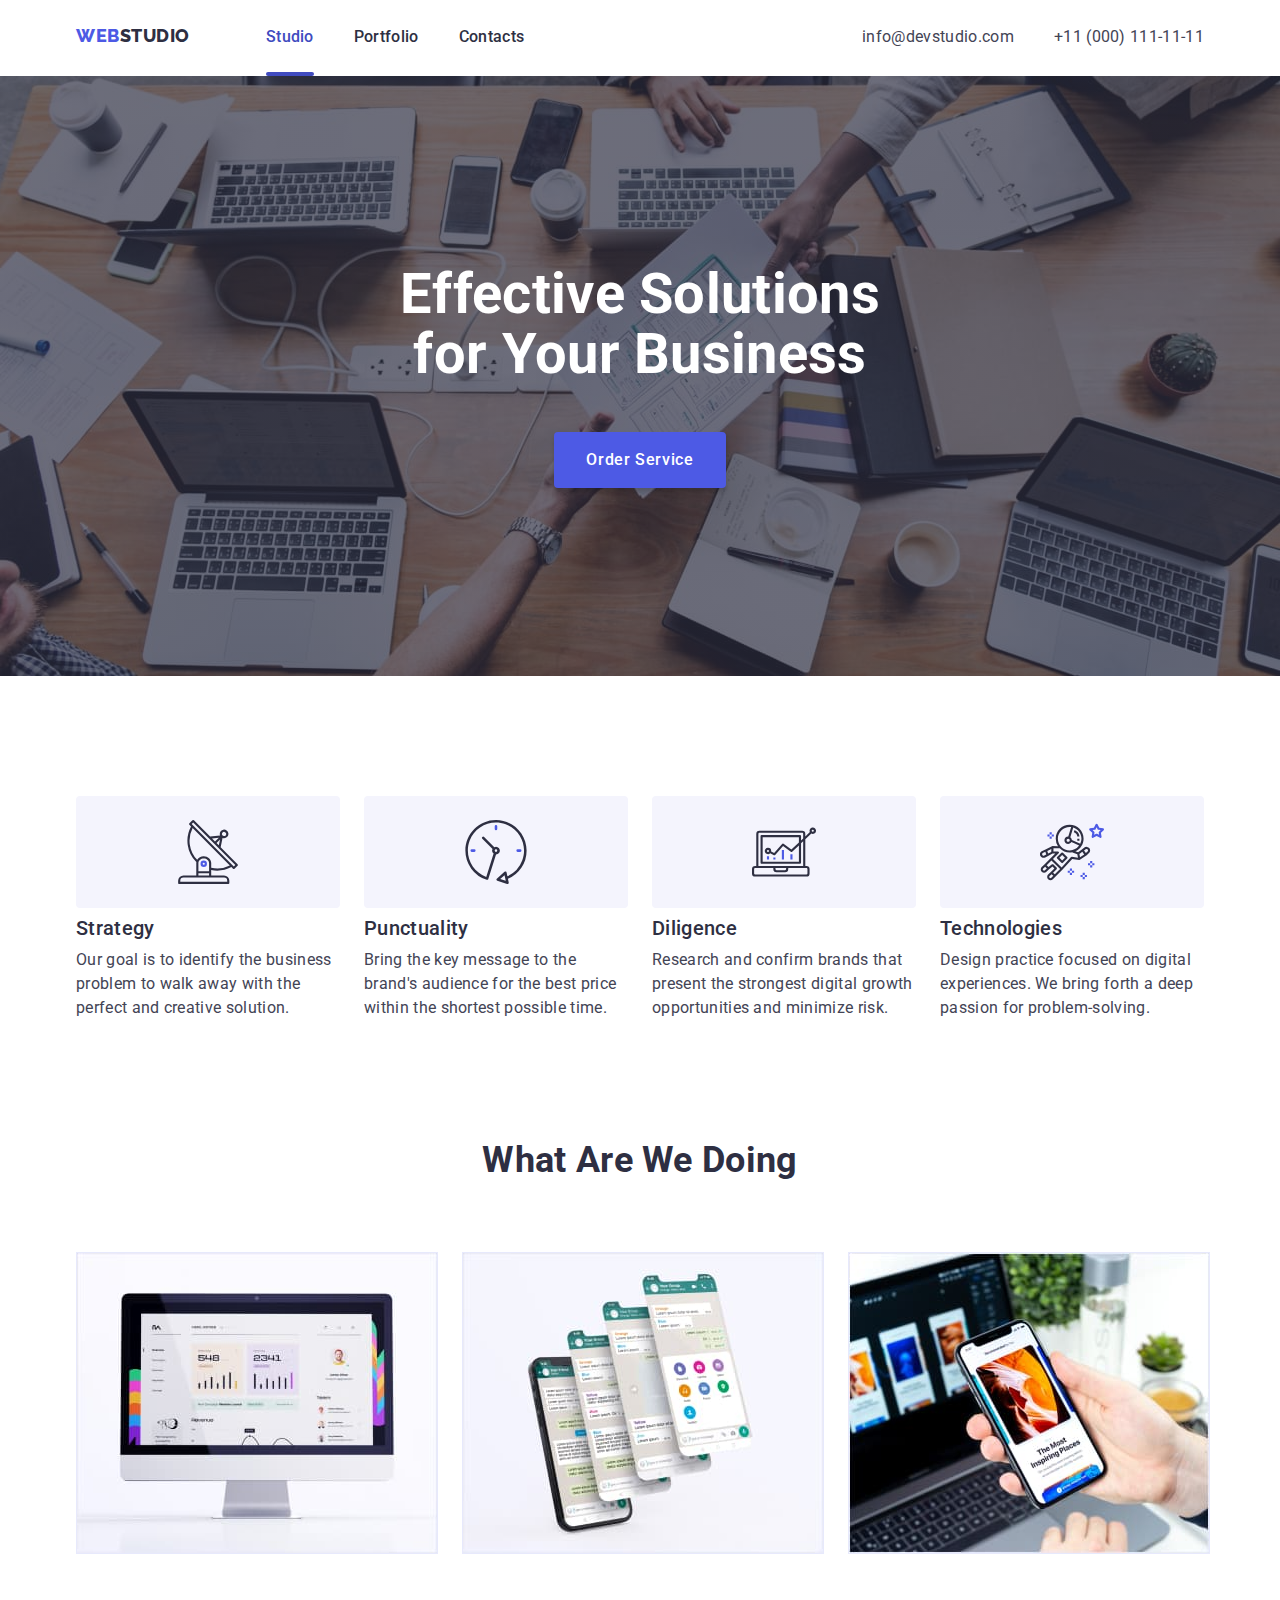
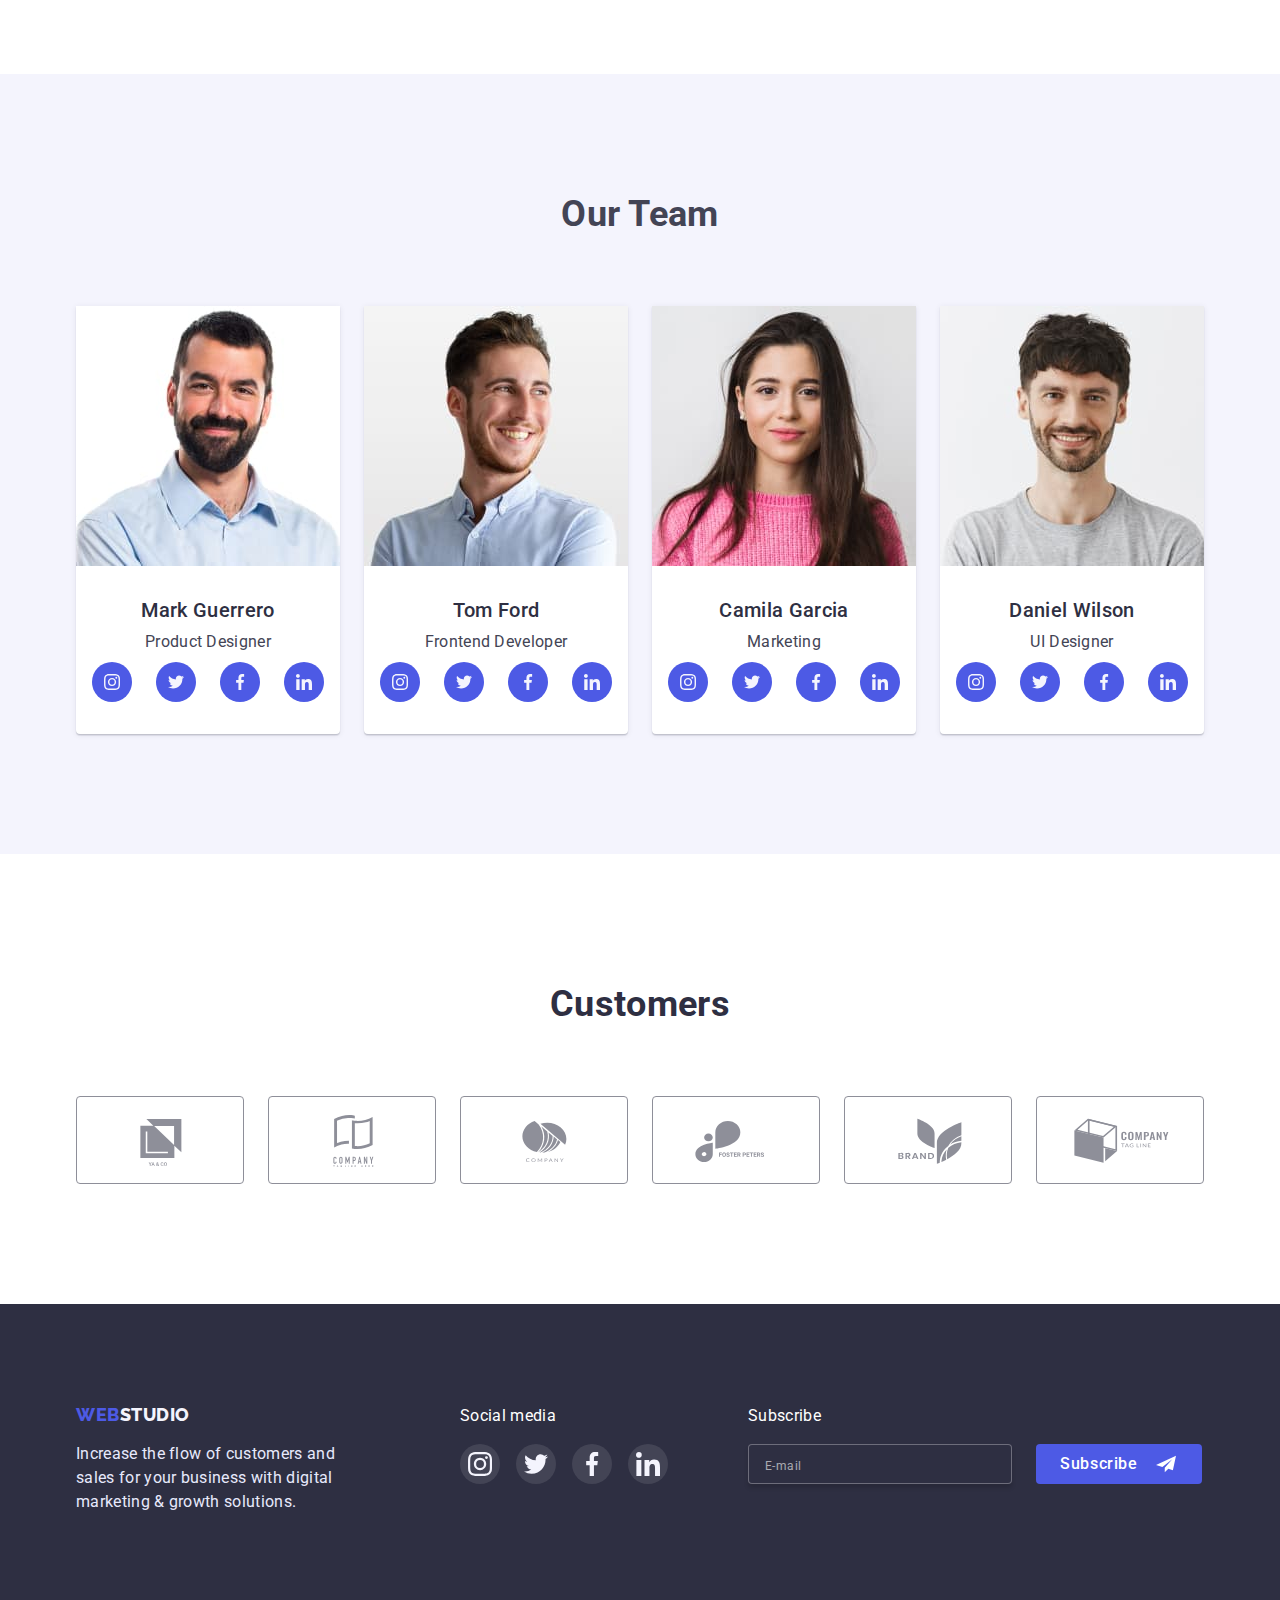
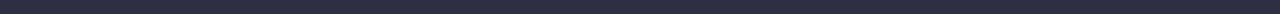
<file: index.html>
<!DOCTYPE html>
<html lang="en">
  <head>
    <meta charset="UTF-8" />
    <meta http-equiv="X-UA-Compatible" content="IE=edge" />
    <meta name="viewport" content="width=device-width, initial-scale=1.0" />
    <link rel="preconnect" href="https://fonts.googleapis.com" />
    <link rel="preconnect" href="https://fonts.gstatic.com" crossorigin />
    <link
      href="https://fonts.googleapis.com/css2?family=Roboto:wght@400;500;700;900&family=Raleway:wght@800&display=swap"
      rel="stylesheet"
    />
    <link
      rel="stylesheet"
      href="https://cdnjs.cloudflare.com/ajax/libs/modern-normalize/1.1.0/modern-normalize.min.css"
    />
    <link rel="stylesheet" href="css/styles.css" />
    <title>Web Studio</title>
  </head>
  <body class="body">
    <header class="header">
      <div class="container flex-header">
        <!--Logo-->
        <a class="header-logo-left" href="."
          >Web<span class="header-logo-right">Studio</span></a
        >
        <!--Navigation-->
        <nav class="navigation">
          <ul class="nav-ul">
            <li class="nav-li">
              <a class="nav-a current-page" href=".">Studio</a>
            </li>
            <li class="nav-li">
              <a class="nav-a" href="portfolio.html">Portfolio</a>
            </li>
            <li class="nav-li"><a class="nav-a" href="">Contacts</a></li>
          </ul>
        </nav>
        <!-- Address -->
        <address class="address">
          <ul class="address-ul">
            <li>
              <a class="address-a" href="mailto:info@devstudio.com"
                >info@devstudio.com</a
              >
            </li>
            <li>
              <a class="address-a" href="tel:+110001111111"
                >+11 (000) 111-11-11</a
              >
            </li>
          </ul>
        </address>
      </div>
    </header>
    <main>
      <!-- Hero section -->
      <section class="index-section-hero section">
        <div class="container">
          <h1 class="index-hero-h1">Effective Solutions for Your Business</h1>
          <button class="index-hero-btn" type="button" data-modal-open>
            Order Service
          </button>
        </div>
      </section>
      <!-- Section1 -->
      <section class="index-section-strategy section">
        <div class="container">
          <h2 class="visually-hidden">Our operating principles</h2>
          <ul class="index-section-strategy-ul section-flex">
            <li class="index-section-strategy-item flex-column">
              <div class="index-section-strategy-icon-bg flex-center">
                <svg class="index-section-strategy-icon">
                  <use href="./images/icons.svg#icon-antenna-1"></use>
                </svg>
              </div>
              <h3 class="index-section-strategy-h3">Strategy</h3>
              <p class="index-section-strategy-p">
                Our goal is to identify the business problem to walk away with
                the perfect and creative solution.
              </p>
            </li>
            <li class="index-section-strategy-item flex-column">
              <div class="index-section-strategy-icon-bg flex-center">
                <svg class="index-section-strategy-icon">
                  <use href="./images/icons.svg#icon-clock-1"></use>
                </svg>
              </div>
              <h3 class="index-section-strategy-h3">Punctuality</h3>
              <p class="index-section-strategy-p">
                Bring the key message to the brand's audience for the best price
                within the shortest possible time.
              </p>
            </li>
            <li class="index-section-strategy-item flex-column">
              <div class="index-section-strategy-icon-bg flex-center">
                <svg class="index-section-strategy-icon">
                  <use href="./images/icons.svg#icon-diagram-1"></use>
                </svg>
              </div>
              <h3 class="index-section-strategy-h3">Diligence</h3>
              <p class="index-section-strategy-p">
                Research and confirm brands that present the strongest digital
                growth opportunities and minimize risk.
              </p>
            </li>
            <li class="index-section-strategy-item flex-column">
              <div class="index-section-strategy-icon-bg flex-center">
                <svg class="index-section-strategy-icon">
                  <use href="./images/icons.svg#icon-astronaut-1"></use>
                </svg>
              </div>
              <h3 class="index-section-strategy-h3">Technologies</h3>
              <p class="index-section-strategy-p">
                Design practice focused on digital experiences. We bring forth a
                deep passion for problem-solving.
              </p>
            </li>
          </ul>
        </div>
      </section>
      <!-- Section2 -->
      <section class="index-section-work section">
        <div class="container">
          <h2 class="index-section-work-h2">What are we doing</h2>
          <ul class="index-section-work-ul section-flex">
            <li class="index-section-work-item">
              <img
                class="index-section-work-img-work"
                src="./images/index/work/img-work-1.jpg"
                alt="Work statistics"
              />
            </li>
            <li class="index-section-work-item">
              <img
                class="index-section-work-img-work"
                src="./images/index/work/img-work-2.jpg"
                alt="Messaging with clients"
              />
            </li>
            <li class="index-section-work-item">
              <img
                class="index-section-work-img-work"
                src="./images/index/work/img-work-3.jpg"
                alt="Work with computer"
              />
            </li>
          </ul>
        </div>
      </section>
      <!-- Section3 -->
      <section class="index-section-team section">
        <div class="container">
          <h2 class="index-section-team-h2">Our Team</h2>
          <ul class="index-section-team-cards section-flex">
            <li class="index-section-team-cards-item">
              <img
                class="index-section-team-cards-img"
                src="./images/index/team/img-employee-1.jpg"
                alt="Product Designer"
              />
              <div class="index-section-team-cards-text flex-column">
                <h3 class="index-section-team-cards-h3">Mark Guerrero</h3>
                <p class="index-section-team-cards-p">Product Designer</p>

                <!-- social links -->
                <ul class="index-section-team-cards-links section-flex">
                  <li class="index-section-team-cards-links-item">
                    <a
                      class="index-section-team-cards-link social-links flex-center"
                      href="https://instagram.com/"
                      aria-label="Instagram link"
                      target="_blank"
                      rel="noreferrer noopener"
                    >
                      <svg class="index-section-team-icon">
                        <use href="./images/icons.svg#icon-instagram-2"></use>
                      </svg>
                    </a>
                  </li>
                  <li class="index-section-team-cards-links-item">
                    <a
                      class="index-section-team-cards-link social-links flex-center"
                      href="https://twitter.com/"
                      aria-label="Twitter link"
                      target="_blank"
                      rel="noreferrer noopener"
                    >
                      <svg class="index-section-team-icon">
                        <use href="./images/icons.svg#icon-twitter-1"></use>
                      </svg>
                    </a>
                  </li>
                  <li class="index-section-team-cards-links-item">
                    <a
                      class="index-section-team-cards-link social-links flex-center"
                      href="https://facebook.com/"
                      aria-label="Facebook link"
                      target="_blank"
                      rel="noreferrer noopener"
                    >
                      <svg class="index-section-team-icon">
                        <use href="./images/icons.svg#icon-facebook-1"></use>
                      </svg>
                    </a>
                  </li>
                  <li class="index-section-team-cards-links-item">
                    <a
                      class="index-section-team-cards-link social-links flex-center"
                      href="https://linkedin.com/"
                      aria-label="Linkedin link"
                      target="_blank"
                      rel="noreferrer noopener"
                    >
                      <svg class="index-section-team-icon">
                        <use href="./images/icons.svg#icon-linkedin-1"></use>
                      </svg>
                    </a>
                  </li>
                </ul>
              </div>
            </li>
            <li class="index-section-team-cards-item">
              <img
                class="index-section-team-cards-img"
                src="./images/index/team/img-employee-2.jpg"
                alt="Frontend Developer"
              />
              <div class="index-section-team-cards-text flex-column">
                <h3 class="index-section-team-cards-h3">Tom Ford</h3>
                <p class="index-section-team-cards-p">Frontend Developer</p>

                <!-- social links -->
                <ul class="index-section-team-cards-links section-flex">
                  <li class="index-section-team-cards-links-item">
                    <a
                      class="index-section-team-cards-link social-links flex-center"
                      href="https://instagram.com/"
                      aria-label="Instagram link"
                      target="_blank"
                      rel="noreferrer noopener"
                    >
                      <svg class="index-section-team-icon">
                        <use href="./images/icons.svg#icon-instagram-2"></use>
                      </svg>
                    </a>
                  </li>
                  <li class="index-section-team-cards-links-item">
                    <a
                      class="index-section-team-cards-link social-links flex-center"
                      href="https://twitter.com/"
                      aria-label="Twitter link"
                      target="_blank"
                      rel="noreferrer noopener"
                    >
                      <svg class="index-section-team-icon">
                        <use href="./images/icons.svg#icon-twitter-1"></use>
                      </svg>
                    </a>
                  </li>
                  <li class="index-section-team-cards-links-item">
                    <a
                      class="index-section-team-cards-link social-links flex-center"
                      href="https://facebook.com/"
                      aria-label="Facebook link"
                      target="_blank"
                      rel="noreferrer noopener"
                    >
                      <svg class="index-section-team-icon">
                        <use href="./images/icons.svg#icon-facebook-1"></use>
                      </svg>
                    </a>
                  </li>
                  <li class="index-section-team-cards-links-item">
                    <a
                      class="index-section-team-cards-link social-links flex-center"
                      href="https://linkedin.com/"
                      aria-label="Linkedin link"
                      target="_blank"
                      rel="noreferrer noopener"
                    >
                      <svg class="index-section-team-icon">
                        <use href="./images/icons.svg#icon-linkedin-1"></use>
                      </svg>
                    </a>
                  </li>
                </ul>
              </div>
            </li>
            <li class="index-section-team-cards-item">
              <img
                class="index-section-team-cards-img"
                src="./images/index/team/img-employee-3.jpg"
                alt="Marketing"
              />
              <div class="index-section-team-cards-text flex-column">
                <h3 class="index-section-team-cards-h3">Camila Garcia</h3>
                <p class="index-section-team-cards-p">Marketing</p>
                <!-- social links -->
                <ul class="index-section-team-cards-links section-flex">
                  <li class="index-section-team-cards-links-item">
                    <a
                      class="index-section-team-cards-link social-links flex-center"
                      href="https://instagram.com/"
                      aria-label="Instagram link"
                      target="_blank"
                      rel="noreferrer noopener"
                    >
                      <svg class="index-section-team-icon">
                        <use href="./images/icons.svg#icon-instagram-2"></use>
                      </svg>
                    </a>
                  </li>
                  <li class="index-section-team-cards-links-item">
                    <a
                      class="index-section-team-cards-link social-links flex-center"
                      href="https://twitter.com/"
                      aria-label="Twitter link"
                      target="_blank"
                      rel="noreferrer noopener"
                    >
                      <svg class="index-section-team-icon">
                        <use href="./images/icons.svg#icon-twitter-1"></use>
                      </svg>
                    </a>
                  </li>
                  <li class="index-section-team-cards-links-item">
                    <a
                      class="index-section-team-cards-link social-links flex-center"
                      href="https://facebook.com/"
                      aria-label="Facebook link"
                      target="_blank"
                      rel="noreferrer noopener"
                    >
                      <svg class="index-section-team-icon">
                        <use href="./images/icons.svg#icon-facebook-1"></use>
                      </svg>
                    </a>
                  </li>
                  <li class="index-section-team-cards-links-item">
                    <a
                      class="index-section-team-cards-link social-links flex-center"
                      href="https://linkedin.com/"
                      aria-label="Linkedin link"
                      target="_blank"
                      rel="noreferrer noopener"
                    >
                      <svg class="index-section-team-icon">
                        <use href="./images/icons.svg#icon-linkedin-1"></use>
                      </svg>
                    </a>
                  </li>
                </ul>
              </div>
            </li>
            <li class="index-section-team-cards-item">
              <img
                class="index-section-team-cards-img"
                src="./images/index/team/img-employee-4.jpg"
                alt="UI Designer"
              />
              <div class="index-section-team-cards-text flex-column">
                <h3 class="index-section-team-cards-h3">Daniel Wilson</h3>
                <p class="index-section-team-cards-p">UI Designer</p>
                <!-- social links -->
                <ul class="index-section-team-cards-links section-flex">
                  <li class="index-section-team-cards-links-item">
                    <a
                      class="index-section-team-cards-link social-links flex-center"
                      href="https://instagram.com/"
                      aria-label="Instagram link"
                      target="_blank"
                      rel="noreferrer noopener"
                    >
                      <svg class="index-section-team-icon">
                        <use href="./images/icons.svg#icon-instagram-2"></use>
                      </svg>
                    </a>
                  </li>
                  <li class="index-section-team-cards-links-item">
                    <a
                      class="index-section-team-cards-link social-links flex-center"
                      href="https://twitter.com/"
                      aria-label="Twitter link"
                      target="_blank"
                      rel="noreferrer noopener"
                    >
                      <svg class="index-section-team-icon">
                        <use href="./images/icons.svg#icon-twitter-1"></use>
                      </svg>
                    </a>
                  </li>
                  <li class="index-section-team-cards-links-item">
                    <a
                      class="index-section-team-cards-link social-links flex-center"
                      href="https://facebook.com/"
                      aria-label="Facebook link"
                      target="_blank"
                      rel="noreferrer noopener"
                    >
                      <svg class="index-section-team-icon">
                        <use href="./images/icons.svg#icon-facebook-1"></use>
                      </svg>
                    </a>
                  </li>
                  <li class="index-section-team-cards-links-item">
                    <a
                      class="index-section-team-cards-link social-links flex-center"
                      href="https://linkedin.com/"
                      aria-label="Linkedin link"
                      target="_blank"
                      rel="noreferrer noopener"
                    >
                      <svg class="index-section-team-icon">
                        <use href="./images/icons.svg#icon-linkedin-1"></use>
                      </svg>
                    </a>
                  </li>
                </ul>
              </div>
            </li>
          </ul>
        </div>
      </section>
      <!-- Section4 -->
      <section class="index-section-customers section">
        <div class="container">
          <h2 class="index-section-customers-h2">Customers</h2>
          <ul class="index-section-customers-ul section-flex">
            <li class="index-section-customers-item">
              <a
                href=""
                class="index-section-customers-link flex-center"
                aria-label="Customer1 link"
                target="_blank"
                rel="noreferrer noopener"
              >
                <svg class="index-section-customers-svg">
                  <use href="./images/icons.svg#icon-Logo-customer-1"></use>
                </svg>
              </a>
            </li>
            <li class="index-section-customers-item">
              <a
                href=""
                class="index-section-customers-link flex-center"
                aria-label="Customer2 link"
                target="_blank"
                rel="noreferrer noopener"
              >
                <svg class="index-section-customers-svg">
                  <use href="./images/icons.svg#icon-Logo-customer-2"></use>
                </svg>
              </a>
            </li>
            <li class="index-section-customers-item">
              <a
                href=""
                class="index-section-customers-link flex-center"
                aria-label="Customer3 link"
                target="_blank"
                rel="noreferrer noopener"
              >
                <svg class="index-section-customers-svg">
                  <use href="./images/icons.svg#icon-Logo-customer-3"></use>
                </svg>
              </a>
            </li>
            <li class="index-section-customers-item">
              <a
                href=""
                class="index-section-customers-link flex-center"
                aria-label="Customer4 link"
                target="_blank"
                rel="noreferrer noopener"
              >
                <svg class="index-section-customers-svg">
                  <use href="./images/icons.svg#icon-Logo-customer-4"></use>
                </svg>
              </a>
            </li>
            <li class="index-section-customers-item">
              <a
                href=""
                class="index-section-customers-link flex-center"
                aria-label="Customer5 link"
                target="_blank"
                rel="noreferrer noopener"
              >
                <svg class="index-section-customers-svg">
                  <use href="./images/icons.svg#icon-Logo-customer-5"></use>
                </svg>
              </a>
            </li>
            <li class="index-section-customers-item">
              <a
                href=""
                class="index-section-customers-link flex-center"
                aria-label="Customer6 link"
                target="_blank"
                rel="noreferrer noopener"
              >
                <svg class="index-section-customers-svg">
                  <use href="./images/icons.svg#icon-Logo-customer-6"></use>
                </svg>
              </a>
            </li>
          </ul>
        </div>
      </section>
    </main>
    <footer class="footer">
      <div class="container flex-footer">
        <div class="footer-text">
          <!--Logo-->
          <a class="footer-logo-left" href="."
            >Web<span class="footer-logo-right">Studio</span></a
          >
          <p class="footer-p">
            Increase the flow of customers and sales for your business with
            digital marketing & growth solutions.
          </p>
        </div>
        <!-- social -->
        <div class="footer-social">
          <p class="footer-social-p">Social media</p>
          <ul class="footer-social-ul">
            <li class="footer-social-item">
              <a
                class="footer-social-links social-links flex-center"
                href="https://instagram.com/"
                aria-label="Instagram link"
                target="_blank"
                rel="noreferrer noopener"
              >
                <svg class="footer-social-icon">
                  <use href="./images/icons.svg#icon-instagram-2"></use>
                </svg>
              </a>
            </li>
            <li class="footer-social-item">
              <a
                class="footer-social-links social-links flex-center"
                href="https://twitter.com/"
                aria-label="Twitter link"
                target="_blank"
                rel="noreferrer noopener"
              >
                <svg class="footer-social-icon">
                  <use href="./images/icons.svg#icon-twitter-1"></use>
                </svg>
              </a>
            </li>
            <li class="footer-social-item">
              <a
                class="footer-social-links social-links flex-center"
                href="https://facebook.com/"
                aria-label="Facebook link"
                target="_blank"
                rel="noreferrer noopener"
              >
                <svg class="footer-social-icon">
                  <use href="./images/icons.svg#icon-facebook-1"></use>
                </svg>
              </a>
            </li>
            <li class="footer-social-item">
              <a
                class="footer-social-links social-links flex-center"
                href="https://linkedin.com/"
                aria-label="Linkedin link"
                target="_blank"
                rel="noreferrer noopener"
              >
                <svg class="footer-social-icon">
                  <use href="./images/icons.svg#icon-linkedin-1"></use>
                </svg>
              </a>
            </li>
          </ul>
        </div>
        <!-- subscribe -->
        <div class="subscribe">
          <p class="footer-social-p">Subscribe</p>
          <form class="subscribe-form" name="subscribe_form">
            <label class="subscribe-lbl-mail">
              <input
                type="email"
                name="user_mail"
                class="subscribe-input-mail"
                placeholder="E-mail"
                required
              />
            </label>
            <button type="submit" class="subscribe-btn">
              Subscribe
              <svg class="subscribe-btn-icon" width="24px" height="20px">
                <use href="./images/icons.svg#icon-subscr"></use>
              </svg>
            </button>
          </form>
        </div>
      </div>
    </footer>
    <!-- modal window -->
    <div class="backdrop is-hidden" data-modal>
      <div class="modal">
        <button class="modal-btn flex-center" type="button" data-modal-close>
          <svg class="modal-icon-close" width="8px" height="8px">
            <use href="./images/icons.svg#icon-close-window-18dp"></use>
          </svg>
        </button>
        <strong class="modal-title"
          >Leave your contacts and we will call you back</strong
        >
        <form class="modal-form" name="modal_form">
          <!-- user name -->
          <label class="modal-form-label" for="user_name">Name</label>
          <div class="modal-form-group">
            <input
              type="text"
              name="user_name"
              id="user_name"
              class="modal-input"
              required
            />
            <svg class="modal-icon" width="" height="">
              <use href="./images/icons.svg#icon-person-black"></use>
            </svg>
          </div>
          <!-- phone -->
          <label class="modal-form-label" for="user_phone">Phone</label>
          <div class="modal-form-group">
            <input
              type="tel"
              name="user_phone"
              id="user_phone"
              class="modal-input"
            />
            <svg class="modal-icon" width="" height="">
              <use href="./images/icons.svg#icon-phone-black"></use>
            </svg>
          </div>
          <!-- email -->
          <label class="modal-form-label" for="modal_mail">Email</label>
          <div class="modal-form-group">
            <input
              type="email"
              name="user_mail"
              id="modal_mail"
              class="modal-input"
              required
            />
            <svg class="modal-icon" width="" height="">
              <use href="./images/icons.svg#icon-email-black"></use>
            </svg>
          </div>
          <!-- textarea -->
          <label class="modal-form-label" for="modal_textarea">Comment</label>
          <textarea
            class="modal-form-textarea modal-input"
            name="user_comment"
            id="modal_textarea"
            rows="6"
            placeholder="Text input"
          ></textarea>
          <!-- form agree -->
          <label class="modal-form-agree">
            <input
              class="modal-agree-check"
              type="checkbox"
              name="user_agree"
              required
            />
            <!-- <div class="modal-agree-check-new"> -->
            <svg class="modal-icon-check" width="16px" height="16px">
              <use
                class="modal-icon-check-check"
                href="./images/icons.svg#icon-Property-click"
              ></use>
              <use
                class="modal-icon-check-def"
                href="./images/icons.svg#icon-Property-default"
              ></use>
            </svg>
            <!-- </div> -->
            <span class="modal-agree-text"
              >I accept the terms and conditions of the
              <a class="modal-agree-pr-policy" href="" target="_blank"
                >Privacy Policy</a
              ></span
            >
          </label>

          <button class="modal-subm-btn" type="submit">Send</button>
        </form>
      </div>
    </div>
    <script src="./js/modal.js"></script>
  </body>
</html>
</file>
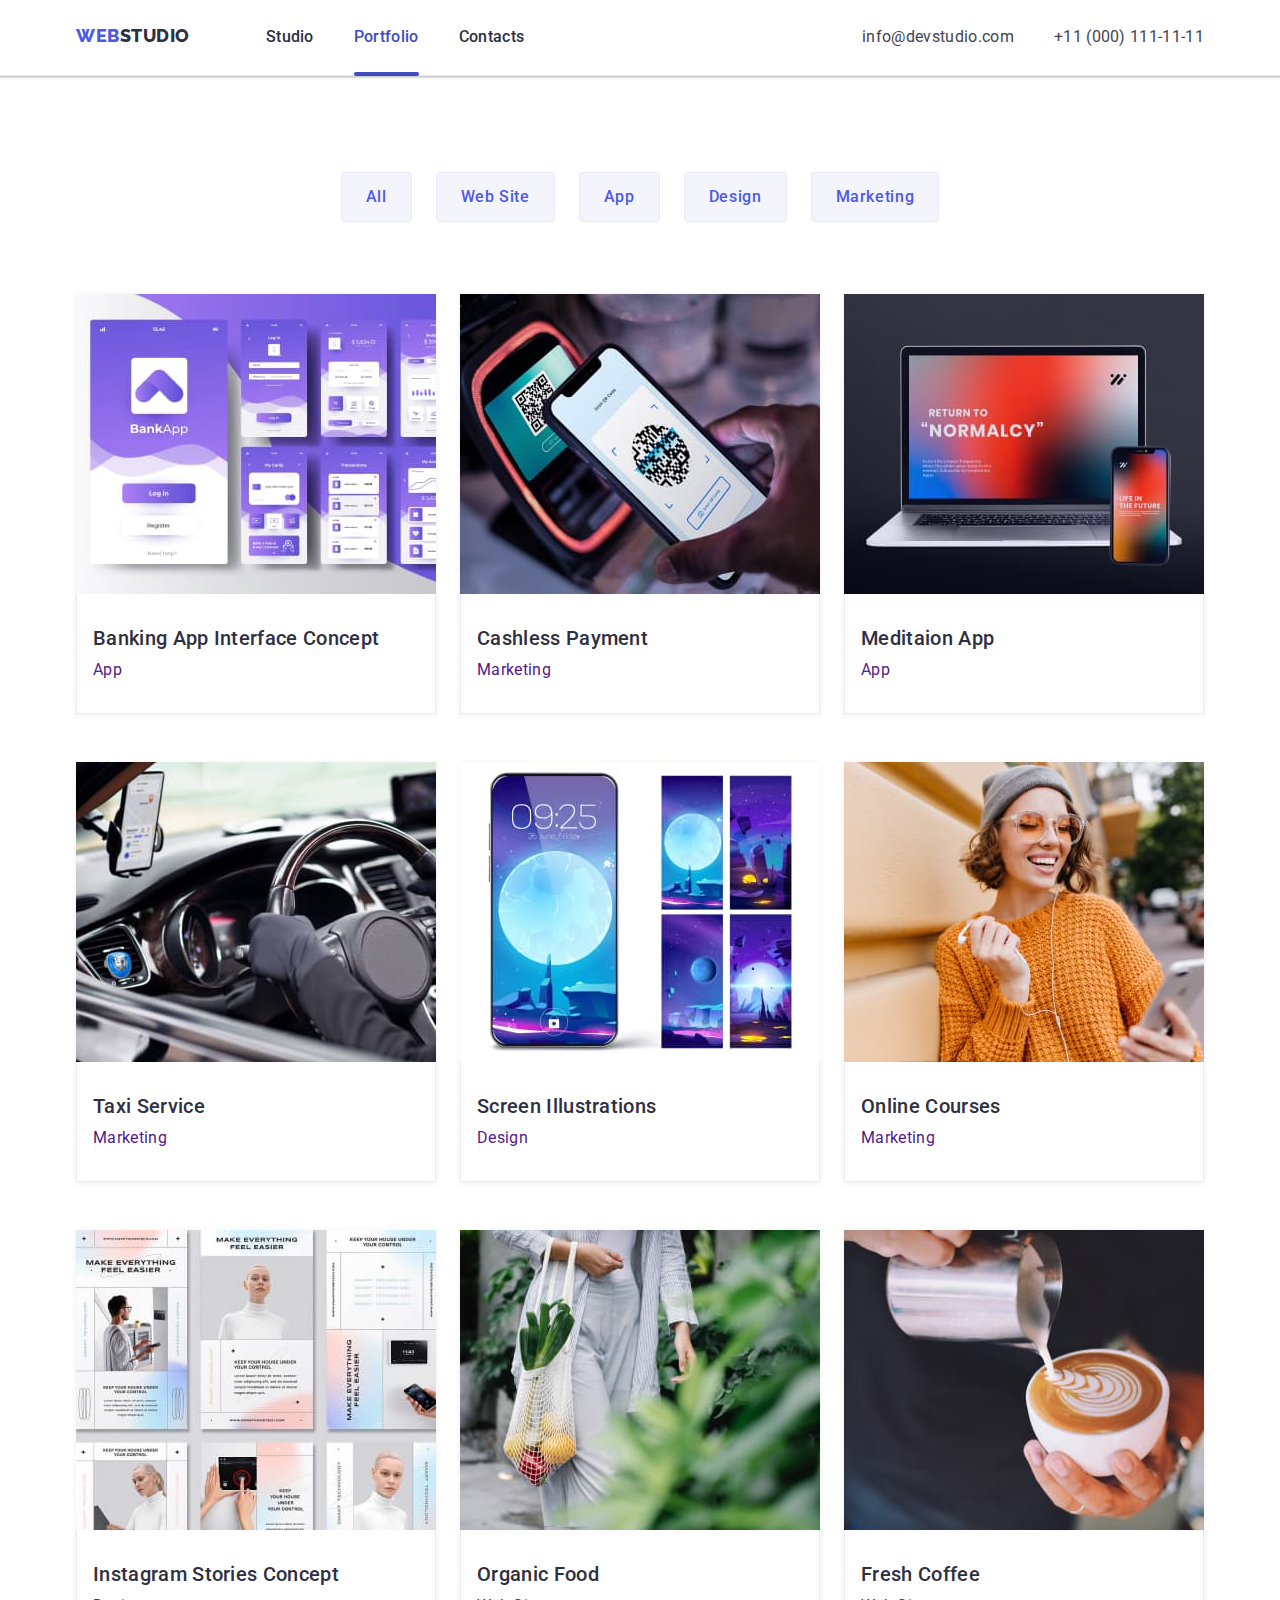
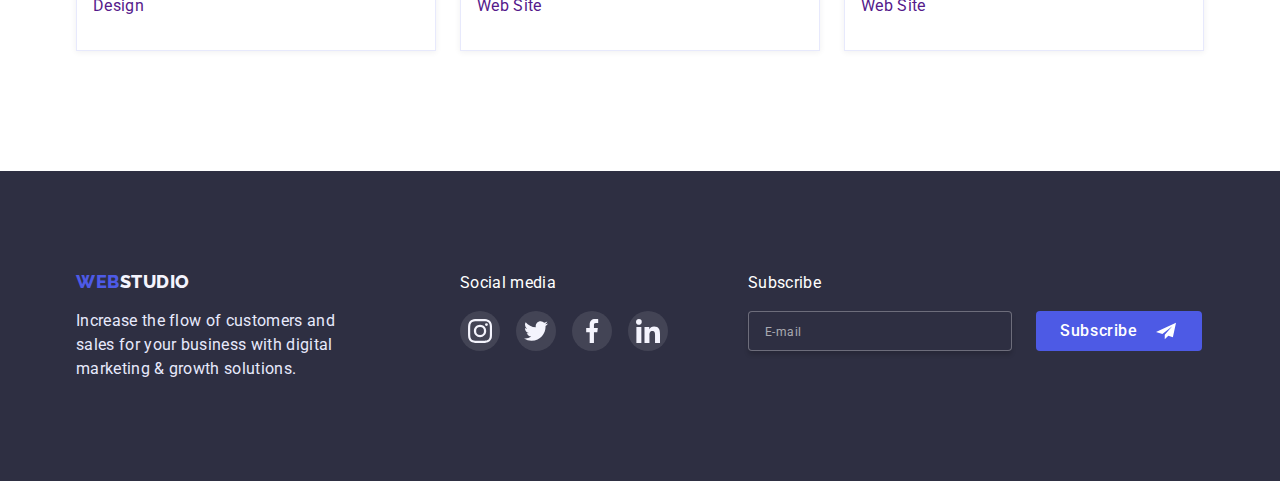
<file: portfolio.html>
<!DOCTYPE html>
<html lang="en">
  <head>
    <meta charset="UTF-8" />
    <meta http-equiv="X-UA-Compatible" content="IE=edge" />
    <meta name="viewport" content="width=device-width, initial-scale=1.0" />
    <link rel="preconnect" href="https://fonts.googleapis.com" />
    <link rel="preconnect" href="https://fonts.gstatic.com" crossorigin />
    <link
      href="https://fonts.googleapis.com/css2?family=Roboto:wght@400;500;700&family=Raleway:wght@800&display=swap"
      rel="stylesheet"
    />
    <link
      rel="stylesheet"
      href="https://cdnjs.cloudflare.com/ajax/libs/modern-normalize/1.0.0/modern-normalize.min.css"
    />
    <link rel="stylesheet" href="css/styles.css" />
    <title>Portfolio</title>
  </head>
  <body class="body">
    <header class="header header-portfolio">
      <div class="container flex-header">
        <!--Navigation-->
        <a class="header-logo-left" href="."
          >Web<span class="header-logo-right">Studio</span></a
        >
        <nav class="navigation">
          <!--Logo-->

          <ul class="nav-ul">
            <li><a class="nav-a" href=".">Studio</a></li>
            <li>
              <a class="nav-a current-page" href="portfolio.html">Portfolio</a>
            </li>
            <li><a class="nav-a" href="">Contacts</a></li>
          </ul>
        </nav>
        <address class="address">
          <ul class="address-ul">
            <li>
              <a class="address-a" href="mailto:info@devstudio.com"
                >info@devstudio.com</a
              >
            </li>
            <li>
              <a class="address-a" href="tel:+110001111111"
                >+11 (000) 111-11-11</a
              >
            </li>
          </ul>
        </address>
      </div>
    </header>
    <main class="portfolio-main">
      <!-- Hero -->
      <section class="portfolio-section-hero section">
        <div class="container">
          <h1 class="visually-hidden">Portfolio</h1>
          <!-- buttons -->
          <ul class="portfolio-hero-btns section-flex">
            <li>
              <button class="portfolio-hero-btn" type="button">All</button>
            </li>
            <li>
              <button class="portfolio-hero-btn" type="button">Web Site</button>
            </li>
            <li>
              <button class="portfolio-hero-btn" type="button">App</button>
            </li>
            <li>
              <button class="portfolio-hero-btn" type="button">Design</button>
            </li>
            <li>
              <button class="portfolio-hero-btn" type="button">
                Marketing
              </button>
            </li>
          </ul>
          <!-- images -->
          <ul class="portfolio-hero-ul">
            <li class="portfolio-hero-items">
              <a class="portfolio-hero-a" href="">
                <div class="portfolio-hero-a-first">
                  <img
                    class="portfolio-hero-img"
                    src="./images/portfolio/img-portfolio1.jpg"
                    alt="Banking App Interface"
                  />
                  <div class="portfolio-hero-a-bg">
                    <p class="portfolio-hero-p">
                      14 Stylish and User-Friendly App Design Concepts · Task
                      Manager App · Calorie Tracker App · Exotic Fruit Ecommerce
                      App · Cloud Storage App
                    </p>
                  </div>
                </div>
                <div class="portfolio-hero-text">
                  <h2 class="portfolio-hero-h2">
                    Banking App Interface Concept
                  </h2>
                  <p class="portfolio-hero-p">App</p>
                </div>
              </a>
            </li>
            <li class="portfolio-hero-items">
              <a class="portfolio-hero-a" href="">
                <div class="portfolio-hero-a-first">
                  <img
                    class="portfolio-hero-img"
                    src="./images/portfolio/img-portfolio2.jpg"
                    alt="Cashless payment"
                  />
                  <div class="portfolio-hero-a-bg">
                    <p class="portfolio-hero-p">
                      14 Stylish and User-Friendly App Design Concepts · Task
                      Manager App · Calorie Tracker App · Exotic Fruit Ecommerce
                      App · Cloud Storage App
                    </p>
                  </div>
                </div>
                <div class="portfolio-hero-text">
                  <h2 class="portfolio-hero-h2">Cashless Payment</h2>
                  <p class="portfolio-hero-p">Marketing</p>
                </div>
              </a>
            </li>
            <li class="portfolio-hero-items">
              <a class="portfolio-hero-a" href="">
                <div class="portfolio-hero-a-first">
                  <img
                    class="portfolio-hero-img"
                    src="./images/portfolio/img-portfolio3.jpg"
                    alt="Title pages mediation app"
                  />
                  <div class="portfolio-hero-a-bg">
                    <p class="portfolio-hero-p">
                      14 Stylish and User-Friendly App Design Concepts · Task
                      Manager App · Calorie Tracker App · Exotic Fruit Ecommerce
                      App · Cloud Storage App
                    </p>
                  </div>
                </div>
                <div class="portfolio-hero-text">
                  <h2 class="portfolio-hero-h2">Meditaion App</h2>
                  <p class="portfolio-hero-p">App</p>
                </div>
              </a>
            </li>
            <li class="portfolio-hero-items">
              <a class="portfolio-hero-a" href="">
                <div class="portfolio-hero-a-first">
                  <img
                    class="portfolio-hero-img"
                    src="./images/portfolio/img-portfolio4.jpg"
                    alt="Taxi cab"
                  />
                  <div class="portfolio-hero-a-bg">
                    <p class="portfolio-hero-p">
                      14 Stylish and User-Friendly App Design Concepts · Task
                      Manager App · Calorie Tracker App · Exotic Fruit Ecommerce
                      App · Cloud Storage App
                    </p>
                  </div>
                </div>
                <div class="portfolio-hero-text">
                  <h2 class="portfolio-hero-h2">Taxi Service</h2>
                  <p class="portfolio-hero-p">Marketing</p>
                </div>
              </a>
            </li>
            <li class="portfolio-hero-items">
              <a class="portfolio-hero-a" href="">
                <div class="portfolio-hero-a-first">
                  <img
                    class="portfolio-hero-img"
                    src="./images/portfolio/img-portfolio5.jpg"
                    alt="Screen Illustration"
                  />
                  <div class="portfolio-hero-a-bg">
                    <p class="portfolio-hero-p">
                      14 Stylish and User-Friendly App Design Concepts · Task
                      Manager App · Calorie Tracker App · Exotic Fruit Ecommerce
                      App · Cloud Storage App
                    </p>
                  </div>
                </div>
                <div class="portfolio-hero-text">
                  <h2 class="portfolio-hero-h2">Screen Illustrations</h2>
                  <p class="portfolio-hero-p">Design</p>
                </div>
              </a>
            </li>
            <li class="portfolio-hero-items">
              <a class="portfolio-hero-a" href="">
                <div class="portfolio-hero-a-first">
                  <img
                    class="portfolio-hero-img"
                    src="./images/portfolio/img-portfolio6.jpg"
                    alt="Smiling girl"
                  />
                  <div class="portfolio-hero-a-bg">
                    <p class="portfolio-hero-p">
                      14 Stylish and User-Friendly App Design Concepts · Task
                      Manager App · Calorie Tracker App · Exotic Fruit Ecommerce
                      App · Cloud Storage App
                    </p>
                  </div>
                </div>
                <div class="portfolio-hero-text">
                  <h2 class="portfolio-hero-h2">Online Courses</h2>
                  <p class="portfolio-hero-p">Marketing</p>
                </div>
              </a>
            </li>
            <li class="portfolio-hero-items">
              <a class="portfolio-hero-a" href="">
                <div class="portfolio-hero-a-first">
                  <img
                    class="portfolio-hero-img"
                    src="./images/portfolio/img-portfolio7.jpg"
                    alt="Instagram images"
                  />
                  <div class="portfolio-hero-a-bg">
                    <p class="portfolio-hero-p">
                      14 Stylish and User-Friendly App Design Concepts · Task
                      Manager App · Calorie Tracker App · Exotic Fruit Ecommerce
                      App · Cloud Storage App
                    </p>
                  </div>
                </div>
                <div class="portfolio-hero-text">
                  <h2 class="portfolio-hero-h2">Instagram Stories Concept</h2>
                  <p class="portfolio-hero-p">Design</p>
                </div>
              </a>
            </li>
            <li class="portfolio-hero-items">
              <a class="portfolio-hero-a" href="">
                <div class="portfolio-hero-a-first">
                  <img
                    class="portfolio-hero-img"
                    src="./images/portfolio/img-portfolio8.jpg"
                    alt="Girl carrying fruit"
                  />
                  <div class="portfolio-hero-a-bg">
                    <p class="portfolio-hero-p">
                      14 Stylish and User-Friendly App Design Concepts · Task
                      Manager App · Calorie Tracker App · Exotic Fruit Ecommerce
                      App · Cloud Storage App
                    </p>
                  </div>
                </div>
                <div class="portfolio-hero-text">
                  <h2 class="portfolio-hero-h2">Organic Food</h2>
                  <p class="portfolio-hero-p">Web Site</p>
                </div>
              </a>
            </li>
            <li class="portfolio-hero-items">
              <a class="portfolio-hero-a" href="">
                <div class="portfolio-hero-a-first">
                  <img
                    class="portfolio-hero-img"
                    src="./images/portfolio/img-portfolio9.jpg"
                    alt="Cup of fresh Coffee"
                  />
                  <div class="portfolio-hero-a-bg">
                    <p class="portfolio-hero-p">
                      14 Stylish and User-Friendly App Design Concepts · Task
                      Manager App · Calorie Tracker App · Exotic Fruit Ecommerce
                      App · Cloud Storage App
                    </p>
                  </div>
                </div>
                <div class="portfolio-hero-text">
                  <h2 class="portfolio-hero-h2">Fresh Coffee</h2>
                  <p class="portfolio-hero-p">Web Site</p>
                </div>
              </a>
            </li>
          </ul>
        </div>
      </section>
    </main>
    <footer class="footer">
      <div class="container flex-footer">
        <div class="footer-text">
          <!--Logo-->
          <a class="footer-logo-left" href="."
            >Web<span class="footer-logo-right">Studio</span></a
          >
          <p class="footer-p">
            Increase the flow of customers and sales for your business with
            digital marketing & growth solutions.
          </p>
        </div>
        <!-- social -->
        <div class="footer-social">
          <p class="footer-social-p">Social media</p>
          <ul class="footer-social-ul">
            <li class="footer-social-item">
              <a
                class="footer-social-links social-links flex-center"
                href="https://instagram.com/"
                aria-label="Instagram link"
                target="_blank"
                rel="noreferrer noopener"
              >
                <svg class="footer-social-icon">
                  <use href="./images/icons.svg#icon-instagram-2"></use>
                </svg>
              </a>
            </li>
            <li class="footer-social-item">
              <a
                class="footer-social-links social-links flex-center"
                href="https://twitter.com/"
                aria-label="Twitter link"
                target="_blank"
                rel="noreferrer noopener"
              >
                <svg class="footer-social-icon">
                  <use href="./images/icons.svg#icon-twitter-1"></use>
                </svg>
              </a>
            </li>
            <li class="footer-social-item">
              <a
                class="footer-social-links social-links flex-center"
                href="https://facebook.com/"
                aria-label="Facebook link"
                target="_blank"
                rel="noreferrer noopener"
              >
                <svg class="footer-social-icon">
                  <use href="./images/icons.svg#icon-facebook-1"></use>
                </svg>
              </a>
            </li>
            <li class="footer-social-item">
              <a
                class="footer-social-links social-links flex-center"
                href="https://linkedin.com/"
                aria-label="Linkedin link"
                target="_blank"
                rel="noreferrer noopener"
              >
                <svg class="footer-social-icon">
                  <use href="./images/icons.svg#icon-linkedin-1"></use>
                </svg>
              </a>
            </li>
          </ul>
        </div>
        <!-- Subscrible -->
        <!-- subscribe -->
        <div class="subscribe">
          <p class="footer-social-p">Subscribe</p>
          <form class="subscribe-form" name="subscribe_form">
            <label for="" class="subscribe-lbl-mail">
              <input
                type="email"
                name="mail"
                id=""
                class="subscribe-input-mail"
                placeholder="E-mail"
                required
              />
            </label>
            <button type="submit" class="subscribe-btn">
              <p class="subscribe-btn-text">Subscribe</p>
              <svg class="subscribe-btn-icon" width="24px" height="20px">
                <use href="./images/icons.svg#icon-subscr"></use>
              </svg>
            </button>
          </form>
        </div>
      </div>
    </footer>
  </body>
</html>
</file>
<file: css/styles.css>
/* variables */
:root {
  --col-iris: #4d5ae5;
  --col-ocean: #404bbf;
  --col-navy-blue: #2e2f42;
  --col-green: #31d0aa;
  --col-slate: #434455;
  --col-light-slate: #8e8f99;
  --col-cornflower: #e7e9fc;
  --col-cloud: #f4f4fd;
  --col-navy-blue-modal: rgba(46, 47, 66, 0.4);
  --col-grey: rgba(46, 47, 66, 0.7);
  --col-black: #000000;
  --col-white: #ffffff;
  --col-background: #e5e5e5;
  --col-bg-modal: #fcfcfc;
  --col-bg-backdrop: rgba(0, 0, 0, 0.4);
  --col-btn-shadow: rgba(0, 0, 0, 0.15);
  --col-btn-shadow1: rgba(0, 0, 0, 0.12);
  --col-btn-shadow2: rgba(0, 0, 0, 0.08);
  --col-btn-shadow3: rgba(0, 0, 0, 0.1);
  --col-border-input: rgba(33, 33, 33, 0.2);
  --col-background-footer: rgba(255, 255, 255, 0.1);
  --col-border-footer: rgba(255, 255, 255, 0.3);
  --col-mail-footer: rgba(255, 255, 255, 0.6);
  --col-text-placeholder: rgba(117, 117, 117, 0.5);
  --col-navy-blue-shadow1: rgba(46, 47, 66, 0.08);
  --col-navy-blue-shadow2: rgba(46, 47, 66, 0.16);
  --cont-max-width: 1440px;
  --cont-width: 1158px;
  --cont-padding-left: 15px;
  --cont-padding-right: 15px;
  --sect-flex-gap: 24px;
  --pad-header-top: 24px;
  --pad-header-btm: 28px;
  --trans-hv: 250ms cubic-bezier(0.4, 0, 0.2, 1);
}
/* margin 0 */
h1,
h2,
h3,
p {
  margin: 0;
}
/* ul flex */
ul {
  margin: 0;
  padding: 0;
  display: flex;
  list-style: none;
}
/* images */
img {
  display: block;
}
/* container */
.container {
  width: var(--cont-width);
  padding-left: var(--cont-padding-left);
  padding-right: var(--cont-padding-right);
  margin-left: auto;
  margin-right: auto;
}
/* flex-column */
.flex-column {
  display: flex;
  flex-direction: column;
  justify-content: center;
}
.flex-center {
  display: flex;
  justify-content: center;
  align-items: center;
}
/* flex-header */
.flex-header {
  display: flex;
  align-items: baseline;
}
/* for sections */
.section {
  padding: 120px 0px;
}

.section-flex {
  gap: var(--sect-flex-gap);
}

/* body */
.body {
  font-family: "Roboto", sans-serif;
  letter-spacing: 0.02em;
  color: var(--col-slate);
}
/* header */
.header {
  padding-top: var(--pad-header-top);
  padding-bottom: var(--pad-header-btm);
}
.header-portfolio {
  padding-bottom: calc(var(--pad-header-btm) - 1px);
  border-bottom: 1px solid var(--col-cornflower);
  box-shadow: 0px 2px 1px var(--col-navy-blue-shadow1),
    0px 1px 1px var(--col-navy-blue-shadow2),
    0px 1px 6px var(--col-navy-blue-shadow1);
}

/* logo */
.header-logo-left {
  font-family: "Raleway", sans-serif;
  font-weight: 800;
  font-size: 18px;
  line-height: calc(24 / 18);
  letter-spacing: 0.03em;
  text-transform: uppercase;
  text-decoration: none;
  color: var(--col-iris);
  margin-right: 76px;
}
.header-logo-right {
  color: var(--col-navy-blue);
}
/* nav */
.navigation {
  margin-right: auto;
}
.nav-ul {
  gap: 40px;
}
.nav-li {
}

.nav-a {
  position: relative;
  font-weight: 500;
  line-height: calc(24 / 18);
  color: var(--col-navy-blue);
  text-decoration: none;
  transition: color var(--trans-hv);
  padding-top: var(--pad-header-top);
  padding-bottom: var(--pad-header-btm);
}
.current-page {
  color: var(--col-ocean);
  padding-bottom: calc(var(--pad-header-btm) + 2px);
}
.current-page::after {
  display: block;
  content: "";
  width: 100%;
  height: 4px;
  background-color: var(--col-ocean);
  border-radius: 4px;
  position: absolute;
  left: 0;
  bottom: 0;
}
.nav-a:hover,
.nav-a:focus {
  color: var(--col-ocean);
}

/* address */
.address-ul {
  gap: 40px;
}

.address-a {
  font-style: normal;
  text-decoration: none;
  color: var(--col-slate);
  transition: color var(--trans-hv);
  padding-top: var(--pad-header-top);
  padding-bottom: var(--pad-header-btm);
}
.address-a:focus,
.address-a:hover {
  color: var(--col-ocean);
}
/* index */
/* main */
/* index hero */
.index-section-hero {
  background-color: var(--col-grey);
  background-image: linear-gradient(
      to right,
      rgba(46, 47, 66, 0.7),
      rgba(46, 47, 66, 0.7)
    ),
    url(../images/index/hero/img-hero-bg.jpg);
  background-repeat: no-repeat;
  background-position: center;
  background-size: cover;
  max-width: var(--cont-max-width);
  margin-left: auto;
  margin-right: auto;
  padding: 188px 0px;
}
.index-hero-h1 {
  width: 494px;
  color: var(--col-white);
  text-align: center;
  font-size: 56px;
  line-height: calc(60 / 56);
  margin-right: auto;
  margin-left: auto;
  margin-bottom: 48px;
}
.index-hero-btn {
  font-family: inherit;
  color: var(--col-white);
  cursor: pointer;
  background-color: var(--col-iris);
  font-weight: 500;
  line-height: calc(24 / 16);
  letter-spacing: 0.04em;
  box-shadow: 0px 4px 4px var(--col-btn-shadow);
  border: none;
  border-radius: 4px;
  padding: 16px 32px;
  display: block;
  margin-right: auto;
  margin-left: auto;
  transition: background-color var(--trans-hv);
}
.index-hero-btn:focus,
.index-hero-btn:hover {
  background-color: var(--col-ocean);
}
.visually-hidden {
  position: absolute;
  width: 1px;
  height: 1px;
  margin: -1px;
  border: 0;
  padding: 0;

  white-space: nowrap;
  clip-path: inset(100%);
  clip: rect(0 0 0 0);
  overflow: hidden;
}
/* index section1 strategy*/

.index-section-strategy-ul {
}
.index-section-strategy-item {
  line-height: calc(24 / 16);
  flex-basis: calc(
    (
        var(--cont-width) - var(--cont-padding-left) - var(--cont-padding-right) -
          var(--sect-flex-gap) * 3
      ) / 4
  );
  gap: 8px;
}

.index-section-strategy-icon-bg {
  background-color: var(--col-cloud);
  border-radius: 4px;
  width: 100%;
  height: 112px;
}
.index-section-strategy-icon {
  width: 64px;
  height: 64px;
}
.index-section-strategy-h3 {
  font-weight: 500;
  font-size: 20px;
  line-height: calc(24 / 20);
  color: var(--col-navy-blue);
}
.index-section-work {
  padding-top: 0px;
}
/* index section2 work */
.index-section-work-h2 {
  font-size: 36px;
  line-height: calc(40 / 36);
  text-align: center;
  text-transform: capitalize;
  color: var(--col-navy-blue);
  margin-bottom: 72px;
}
.index-section-work-ul {
}
.index-section-work-item {
  border: 1px solid var(--col-cornflower);
  flex-basis: calc(
    (
        var(--cont-width) - var(--cont-padding-left) - var(--cont-padding-right) -
          var(--sect-flex-gap) * 2
      ) / 3
  );
}
.index-section-work-img-work {
  width: 360px;
  height: 300px;
}
/* index section3 team */
.index-section-team {
  background-color: var(--col-cloud);
}
.index-section-team-h2 {
  font-size: 36px;
  line-height: calc(40 / 36);
  text-align: center;
  text-transform: capitalize;
  margin-bottom: 72px;
}
.index-section-team-cards {
}
.index-section-team-cards-item {
  background-color: var(--col-white);
  box-shadow: 0px 1px 6px var(--col-navy-blue-shadow1),
    0px 1px 1px var(--col-navy-blue-shadow2),
    0px 2px 1px var(--col-navy-blue-shadow1);
  border-radius: 0px 0px 4px 4px;
  flex-basis: calc(
    (
        var(--cont-width) - var(--cont-padding-left) - var(--cont-padding-right) -
          var(--sect-flex-gap) * 3
      ) / 4
  );
}
.index-section-team-cards-img {
  width: 264px;
  height: 260px;
}
.index-section-team-cards-text {
  padding: 32px 0;
  align-items: center;
  gap: 8px;
}
.index-section-team-cards-h3 {
  font-weight: 500;
  font-size: 20px;
  line-height: calc(24 / 20);
  text-align: center;
  color: var(--col-navy-blue);
}
.index-section-team-cards-p {
  line-height: calc(24 / 16);
  text-align: center;
}
.index-section-team-cards-links {
  justify-content: center;
}
.index-section-team-cards-links-item {
  width: 40px;
  height: 40px;
}
.index-section-team-cards-link {
  background-color: var(--col-iris);
  transition: background-color var(--trans-hv);
}
.index-section-team-cards-link:focus,
.index-section-team-cards-link:hover {
  background-color: var(--col-ocean);
}
/* icons social*/
.social-links {
  text-decoration: none;
  width: 100%;
  height: 100%;
  border-radius: 50%;
}
.index-section-team-icon {
  width: 16px;
  height: 16px;
}
/* Section4 Customers */
.index-section-customers {
  padding-top: 130px;
}
.index-section-customers-ul {
  justify-content: center;
}
.index-section-customers-item {
  width: 168px;
  height: 88px;
}
.index-section-customers-h2 {
  font-size: 36px;
  line-height: calc(40 / 36);
  text-align: center;
  text-transform: capitalize;
  color: var(--col-navy-blue);
  margin-bottom: 72px;
}
.index-section-customers-link {
  text-decoration: none;
  width: 100%;
  height: 100%;
  border: 1px solid var(--col-light-slate);
  color: var(--col-light-slate);
  border-radius: 4px;
  transition: color var(--trans-hv), border var(--trans-hv);
}
.index-section-customers-link:focus,
.index-section-customers-link:hover {
  border: 1px solid var(--col-ocean);
  color: var(--col-ocean);
}
.index-section-customers-svg {
  width: 104px;
  height: 56px;
  fill: currentColor;
}
/* footer */

.footer {
  background-color: var(--col-navy-blue);
  padding: 100px 0px;
}
.flex-footer {
  display: flex;
  align-items: baseline;
  /* justify-content: space-between; */
  /* gap: 120px; */
}
/* text */
.footer-text {
  width: 264px;
  margin-right: 120px;
  gap: 16px;
}
.footer-logo-left {
  font-family: "Raleway", sans-serif;
  font-weight: 800;
  font-size: 18px;
  line-height: calc(22 / 18);
  letter-spacing: 0.03em;
  text-transform: uppercase;
  text-decoration: none;
  color: var(--col-iris);
  display: block;
  margin-bottom: 16px;
}
.footer-logo-right {
  color: var(--col-cloud);
}

.footer-p {
  color: var(--col-cornflower);
  line-height: calc(24 / 16);
}
/* social */
.footer-social {
  margin-right: 80px;
  gap: 16px;
}
.footer-social-ul {
  gap: 16px;
}
.footer-social-item {
  width: 40px;
  height: 40px;
}
.footer-social-p {
  font-size: 16px;
  line-height: calc(24 / 16);
  font-weight: 500px;
  color: var(--col-white);
  text-align: left;
  margin-bottom: 16px;
}
.footer-social-links {
  background-color: var(--col-background-footer);
  transition: background-color var(--trans-hv);
}
.footer-social-links:focus,
.footer-social-links:hover {
  background-color: var(--col-green);
}
.footer-social-icon {
  width: 24px;
  height: 24px;
}
/* Subscribe form */
.subscribe {
  gap: 16px;
}
.subscribe-form {
  display: flex;
  justify-content: space-between;
  gap: 24px;
}
.subscribe-lbl-mail {
}
.subscribe-input-mail {
  display: block;
  background-color: var(--col-navy-blue);
  border: 1px solid var(--col-border-footer);
  box-shadow: 0px 4px 4px var(--col-btn-shadow);
  border-radius: 4px;
  padding: 8px 16px;
  outline: transparent;
  color: var(--col-white);
  width: 264px;
  height: 40px;
  transition: border var(--trans-hv);
}
.subscribe-input-mail:focus,
.subscribe-input-mail:focus-visible {
  border: 1px solid var(--col-iris);
}
.subscribe-input-mail::placeholder {
  font-size: 12px;
  line-height: calc(24 / 12);
  letter-spacing: 0.04em;
  color: var(--col-mail-footer);
}
.subscribe-btn {
  background-color: var(--col-iris);
  color: var(--col-white);
  padding: 8px 24px;
  border-radius: 4px;
  font-weight: 500;
  font-size: 16px;
  line-height: calc(24 / 16);
  letter-spacing: 0.04em;
  text-align: center;
  border: none;
  display: flex;
  align-items: center;
  justify-content: space-between;
  gap: 16px;
  cursor: pointer;
  transition: background-color var(--trans-hv);
}
.subscribe-btn:hover,
.subscribe-btn:focus {
  background-color: var(--col-ocean);
}
.subscribe-btn-icon {
  fill: currentColor;
}
/* modal */
.backdrop {
  background-color: var(--col-bg-backdrop);
  width: 100%;
  height: 100%;

  position: fixed;
  top: 0;
  left: 0;

  transition: opacity var(--trans-hv), visibility var(--trans-hv);
}
.backdrop.is-hidden {
  opacity: 0;
  visibility: hidden;
  pointer-events: none;
}
.modal {
  position: absolute;
  top: 50%;
  left: 50%;
  width: 408px;
  min-height: 584px;
  padding: 72px 24px 24px 24px;

  transform: translate(-50%, -50%);

  background-color: var(--col-bg-modal);
  border-radius: 4px;
  box-shadow: 0px 1px 1px rgba(0, 0, 0, 0.14), 0px 1px 3px rgba(0, 0, 0, 0.12),
    0px 2px 1px rgba(0, 0, 0, 0.2);

  transition: transform var(--trans-hv);
}
.modal.is-hidden {
  transform: translatey(50%);

  /* transform: translatex(50%); */
}

.modal-btn {
  position: absolute;
  top: 24px;
  right: 24px;
  cursor: pointer;
  border: none;
  border-radius: 50%;
  width: 24px;
  height: 24px;
  padding: 0;
  background-color: var(--col-btn-shadow3);
  color: var(--col-black);
  transition: color var(--trans-hv), background-color var(--trans-hv);
}
.modal-btn:hover,
.modal-btn:focus {
  color: var(--col-white);
  background-color: var(--col-ocean);
}
.modal-icon-close {
  fill: currentColor;
}

.modal-title {
  display: block;
  text-align: center;
  margin-bottom: 14px;
  font-size: 16px;
  line-height: calc(24px / 16px);
}
.modal-form {
}
.modal-icon {
  position: absolute;
  top: 50%;
  left: 16px;
  transform: translateY(-50%);
  width: 24px;
  height: 24px;
  fill: currentColor;
  pointer-events: none;
  transition: fill var(--trans-hv);
}
.modal-form-label {
  display: block;
  font-size: 12px;
  line-height: calc(16 / 12);
  letter-spacing: 0.04em;
  margin-bottom: 4px;
}
.modal-input {
  display: block;
  width: 100%;
  height: 40px;
  border-radius: 4px;
  border: 1px solid var(--col-border-input);
  outline: transparent;
  transition: border var(--trans-hv);
  padding-left: 44px;
  padding-right: 44px;
}
.modal-input:focus,
.modal-input:focus-visible {
  border: 1px solid var(--col-iris);
}
.modal-input:focus + .modal-icon {
  fill: var(--col-iris);
}
.modal-form-group {
  position: relative;
  margin-bottom: 8px;
}
.modal-form-textarea {
  display: block;
  height: 120px;
  width: 100%;
  margin-bottom: 16px;
  padding: 8px 16px;
  resize: none;
}
.modal-form-textarea::placeholder {
  font-size: 12px;
  line-height: calc(16 / 12);
  letter-spacing: 0.04em;
  color: var(--col-text-placeholder);
}
.modal-form-agree {
  position: relative;
  display: flex;
  align-items: center;
  justify-content: flex-start;

  /* gap: 8px; */
  margin-bottom: 24px;
}
.modal-agree-check {
  appearance: none;
}
.modal-icon-check {
  display: flex;
  align-items: center;
  margin-right: 8px;
}
.modal-icon-check-check {
  opacity: 0;
  transition: opacity var(--trans-hv);
}
.modal-icon-check-def {
  fill: transparent;
  stroke: var(--col-black);
  opacity: 1;
  transition: opacity var(--trans-hv);
}
.modal-agree-check:checked + .modal-icon-check > .modal-icon-check-def {
  opacity: 0;
}

.modal-agree-check:checked + .modal-icon-check > .modal-icon-check-check {
  opacity: 1;
}

.modal-subm-btn {
  display: block;
  width: 170px;
  background-color: var(--col-iris);
  box-shadow: 0px 4px 4px var(--col-btn-shadow);
  border-radius: 4px;
  border: none;
  font-weight: 500;
  font-size: 16px;
  line-height: calc(24 / 16);
  letter-spacing: 0.04em;
  color: var(--col-white);
  padding: 16px 32px;
  margin-left: auto;
  margin-right: auto;
  cursor: pointer;
  transition: background-color var(--trans-hv);
}
.modal-subm-btn:hover,
.modal-subm-btn:focus {
  background-color: var(--col-ocean);
}
.modal-agree-text {
  font-size: 12px;
  line-height: calc(16 / 12);
  letter-spacing: 0.04em;
  user-select: none;
}
.modal-agree-pr-policy {
  color: var(--col-iris);
}
/* portfolio */
/* main */
/* hero */
.portfolio-section-hero {
  padding-top: 96px;
}
.portfolio-hero-btns {
  justify-content: center;
  margin-bottom: 72px;
}
.portfolio-hero-btn {
  font-family: inherit;
  font-weight: 500;
  font-size: 16px;
  line-height: calc(24 / 16);
  letter-spacing: 0.04em;
  color: var(--col-iris);
  cursor: pointer;
  background-color: var(--col-cloud);
  border: 1px solid var(--col-cornflower);
  border-radius: 4px;
  padding: 12px 24px;
  transition: color var(--trans-hv), background-color var(--trans-hv),
    box-shadow var(--trans-hv);
}
.portfolio-hero-btn:focus,
.portfolio-hero-btn:hover {
  color: var(--col-white);
  background-color: var(--col-ocean);
  box-shadow: 0px 2px 2px var(--col-btn-shadow1),
    0px 2px 1px var(--col-btn-shadow2), 0px 3px 1px var(--col-btn-shadow3);
}
.portfolio-hero-ul {
  flex-wrap: wrap;
  gap: 48px var(--sect-flex-gap);
}
.portfolio-hero-items {
  flex-basis: calc(
    (
        var(--cont-width) - var(--cont-padding-left) - var(--cont-padding-right) -
          var(--sect-flex-gap) * 2
      ) / 3
  );
}

.portfolio-hero-a {
  text-decoration: none;
  display: block;

  box-shadow: 0 1px 6px var(--col-navy-blue-shadow1);
  transition: box-shadow var(--trans-hv);
}
.portfolio-hero-a-first {
  display: block;
  position: relative;
  overflow: hidden;
  width: 100%;
  height: 300px;
}
.portfolio-hero-a-bg {
  display: block;
  position: absolute;
  top: 0px;
  left: 0;
  width: 100%;
  height: 100%;
  background-color: var(--col-iris);
  color: var(--col-cloud);
  padding-left: 32px;
  padding-right: 32px;
  padding-top: 40px;

  transform: translatey(101%);
  transition: transform var(--trans-hv);
}

.portfolio-hero-a:focus,
.portfolio-hero-a:hover {
  box-shadow: 0 2px 1px var(--col-navy-blue-shadow1),
    0 1px 1px var(--col-navy-blue-shadow2),
    0 1px 6px var(--col-navy-blue-shadow1);
}

.portfolio-hero-a:hover .portfolio-hero-a-first .portfolio-hero-a-bg {
  transform: translateY(0);
}
.portfolio-hero-img {
  width: 360px;
  height: 300px;
}
.portfolio-hero-text {
  border-left: 1px solid var(--col-cornflower);
  border-right: 1px solid var(--col-cornflower);
  border-bottom: 1px solid var(--col-cornflower);
  padding-top: 32px;
  padding-bottom: 31.2px;
  padding-left: 16px;
  display: flex;
  flex-direction: column;
  justify-content: center;
  gap: 8px;
}
.portfolio-hero-h2 {
  font-weight: 500;
  font-size: 20px;
  line-height: calc(24 / 20);
  color: var(--col-navy-blue);
}
.portfolio-hero-p {
  line-height: calc(24 / 16);
}
</file>
